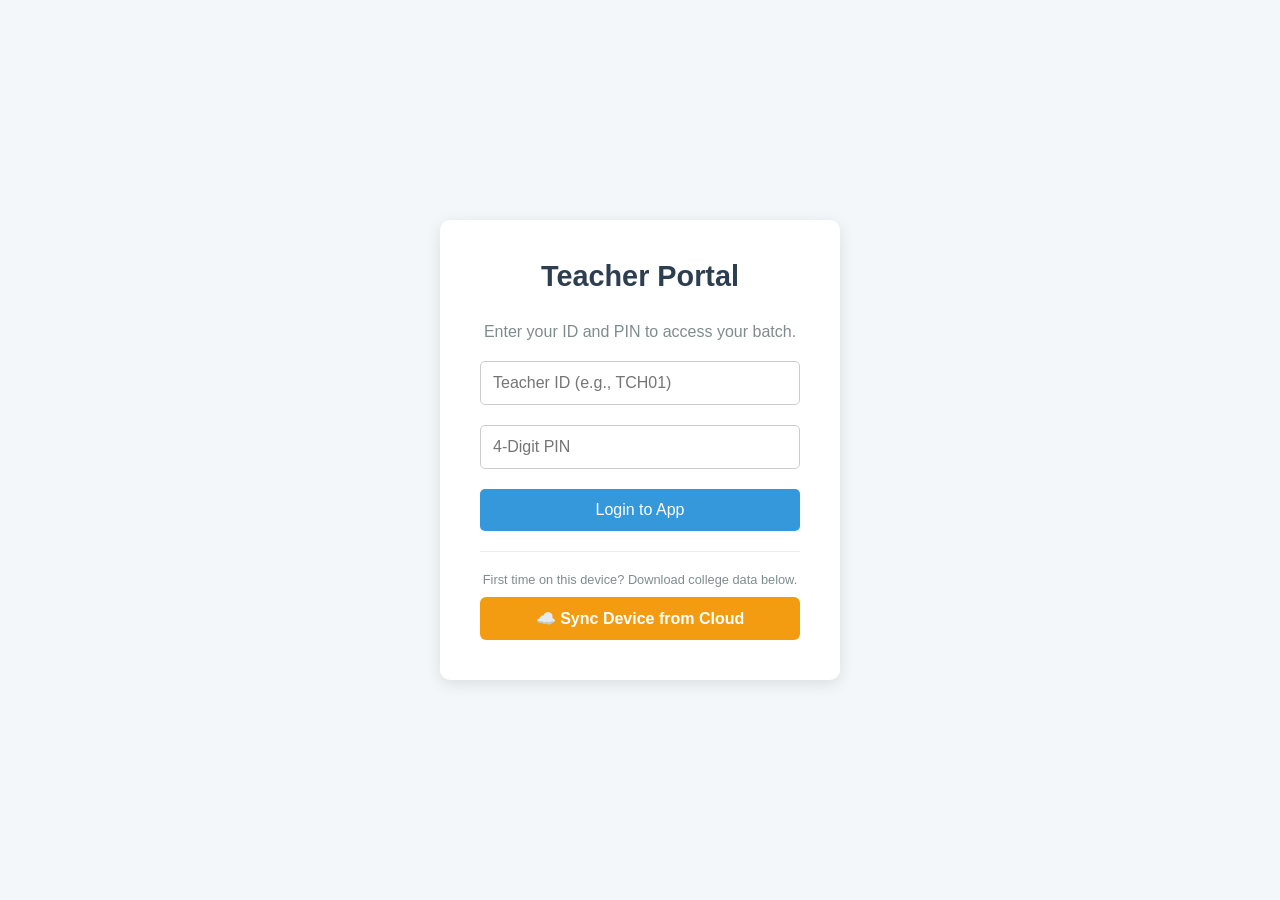
<file: index.html>
<!DOCTYPE html>
<html lang="en">
<head>
    <meta charset="UTF-8">
    <meta name="viewport" content="width=device-width, initial-scale=1.0, maximum-scale=1.0, user-scalable=no">
    <title>Attendance App</title>
    <link rel="icon" href="data:,">
    <link rel="stylesheet" href="style.css">
</head>
<body>

    <div id="app-container">

        <!-- === SCREEN 1: THE SETUP SCREEN === -->
        <div id="setup-screen" class="hidden">
            <div class="setup-box">
                <h2>Class Setup</h2>

                <div id="sync-banner" class="sync-clear">
                    <span id="sync-text">☁️ All data synced</span>
                    <button id="btn-sync" class="hidden">Sync Now</button>
                </div>
                
                <label for="date-picker">Date</label>
                <input type="date" id="date-picker">

                <label for="batch-select">Select Batch</label>
                <select id="batch-select">
                    <!-- JavaScript will automatically build this based on the teacher's profile -->
                </select>

                <button id="btn-start">Start Attendance</button>
            </div>
        </div>

       <!-- === SCREEN 2: THE ATTENDANCE SCREEN === -->
       <div id="attendance-screen" class="hidden">
            <header style="position: relative;">
                <button id="btn-home" style="position: absolute; top: 15px; left: 15px; background: transparent; border: none; color: white; font-size: 1.5rem; cursor: pointer; padding: 5px;">🏠</button>
                <button id="btn-show-map" style="position: absolute; top: 15px; right: 15px; background: transparent; border: none; color: white; font-size: 1.5rem; cursor: pointer; padding: 5px;">▦</button>
                <h2 id="class-title">Batch Name</h2>
                <p id="date-display">Date</p>
            </header>

            <main>
                <!-- Rapid Entry Box -->
                <div id="rapid-entry-container" style="width: 100%; max-width: 400px; margin-bottom: 20px; display: flex; gap: 10px;">
                    <input type="text" id="rapid-roll-input" placeholder="e.g. 1 4 5 12" style="flex: 1; padding: 12px; border-radius: 8px; border: 2px solid #1a73e8; font-size: 1rem; outline: none;">
                    <button id="btn-rapid-present" style="background-color: #28a745; color: white; padding: 12px 20px; font-size: 0.9rem;">Mark Present</button>
                </div>

                <div id="flashcard" class="card-default">
                    <span id="serial-number">--</span> 
                    <h1 id="student-name">Student Name</h1>
                    <p id="enrollment-number">0706py25xxxx</p>
                    <h2 id="status-indicator">Absent</h2>
                </div>
            </main>

            <footer>
                <button id="btn-previous">Previous</button>
                <button id="btn-leave">Leave</button>
                <button id="btn-next">Next</button>
            </footer>
        </div>

        <!-- === SCREEN 3: REVIEW & MAP SCREEN === -->
        <div id="review-screen" class="hidden" style="padding: 20px; flex-grow: 1; display: flex; flex-direction: column; background-color: #f8f9fa;">
            <header style="text-align: center; margin-bottom: 20px; color: #333;">
                <h2>Class Review</h2>
                <p id="review-status-text" style="color: #666; font-weight: bold;">🔒 Review Mode (Locked)</p>
            </header>

            <div style="display: flex; justify-content: space-between; margin-bottom: 20px; gap: 10px;">
                <button id="btn-toggle-edit" style="flex: 1; background: #ffc107; padding: 12px; border: none; border-radius: 8px; font-weight: bold; color: #333; cursor: pointer;">Unlock Edit Mode</button>
                <button id="btn-toggle-view" style="flex: 1; background: #17a2b8; color: white; padding: 12px; border: none; border-radius: 8px; font-weight: bold; cursor: pointer;">Show List</button>
            </div>

            <div id="attendance-map" class="grid-container"></div>
            <div id="attendance-list" class="list-container hidden"></div>

            <div style="text-align: center; margin-top: auto; padding-top: 20px;">
                <button id="btn-final-save" style="background: #28a745; color: white; padding: 15px 40px; border: none; border-radius: 8px; font-size: 1.2rem; width: 100%; max-width: 400px; font-weight: bold; cursor: pointer;">Submit to Vault</button>
            </div>
        </div>

    </div>

    <!-- Keep your external script -->
    <script src="script.js"></script>

    <!-- The Security Guard & Setup Logic -->
   <script>
        console.log("Diagnostic: App is starting...");

        function checkSecurity() {
            const sessionData = localStorage.getItem('activeTeacherSession');
            
            if (!sessionData) {
                alert("Security Alert: No active session found. Redirecting to login.html");
                window.location.href = "login.html"; 
                return;
            }

            const currentTeacher = JSON.parse(sessionData);
            console.log("Diagnostic: Logged in as " + currentTeacher.id);

            // WAKE UP THE APP!
            const setupScreen = document.getElementById('setup-screen');
            if (setupScreen) {
                setupScreen.classList.remove('hidden');
                console.log("Diagnostic: Setup screen revealed.");
            } else {
                alert("Error: Could not find setup-screen element in HTML!");
            }

            // --- BATCH DROPDOWN BUILDER ---
            const batchDropdown = document.getElementById('batch-select');
            if(batchDropdown) {
                batchDropdown.innerHTML = ''; 
                let assignedBatches = Array.isArray(currentTeacher.batch) ? currentTeacher.batch : [currentTeacher.batch];

                assignedBatches.forEach(batch => {
                    let newOption = document.createElement('option');
                    newOption.value = batch;
                    newOption.innerText = batch;
                    batchDropdown.appendChild(newOption);
                });
                
                if (assignedBatches.length === 1) batchDropdown.disabled = true; 
            }
        }

        // Try to run the startup
        try {
            checkSecurity();
        } catch (err) {
            alert("CRITICAL ERROR in checkSecurity: " + err.message);
        }
    </script>
</body>
</html>
</file>
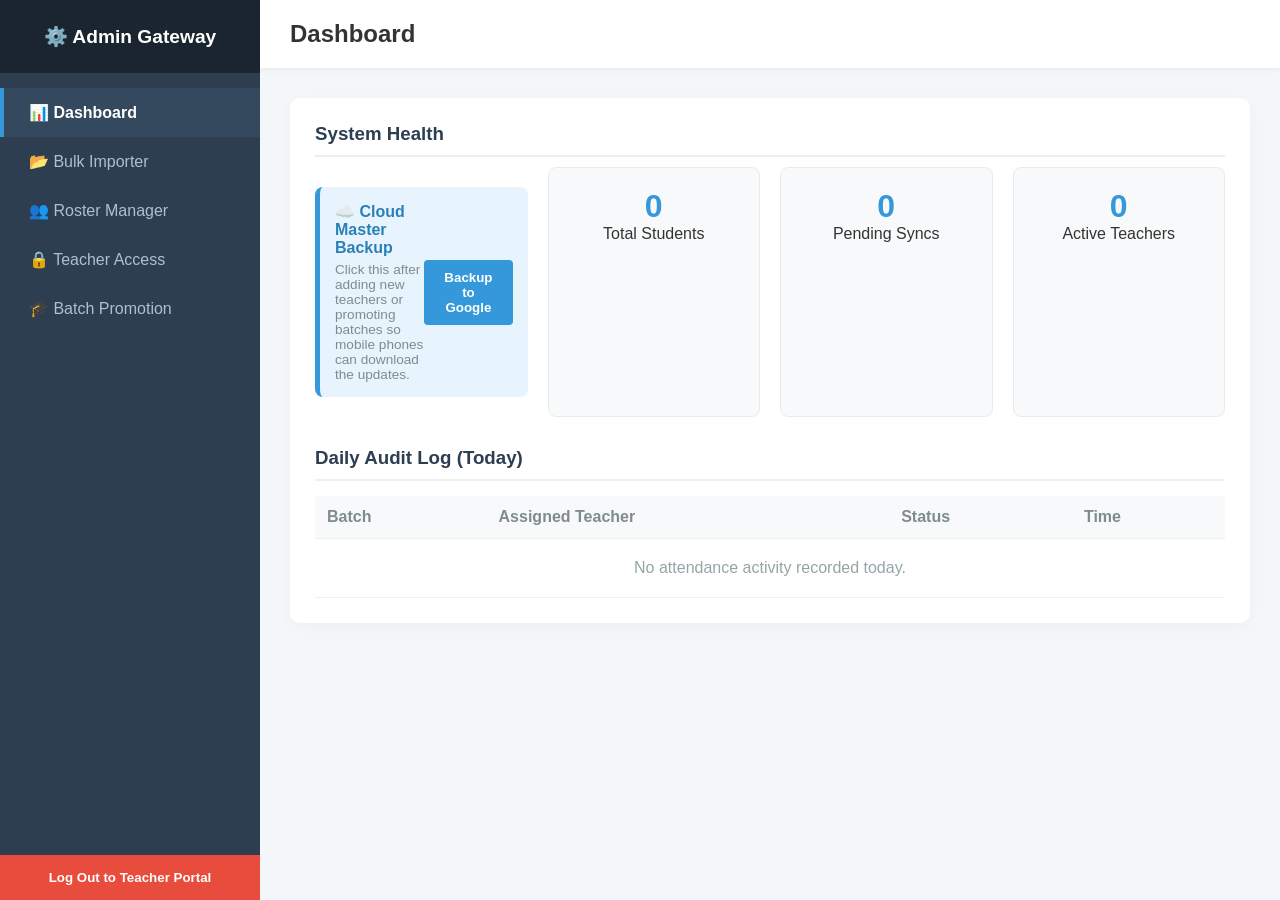
<file: admin.html>
<!DOCTYPE html>
<html lang="en">
<head>
    <meta charset="UTF-8">
    <meta name="viewport" content="width=device-width, initial-scale=1.0">
    <title>Admin Control Center</title>
    <style>
        * { box-sizing: border-box; margin: 0; padding: 0; font-family: 'Segoe UI', sans-serif; }
        body { display: flex; height: 100vh; background-color: #f4f7fa; color: #333; }

        /* Sidebar Styling */
        .sidebar { width: 260px; background-color: #2c3e50; color: white; display: flex; flex-direction: column; }
        .sidebar-header { padding: 25px 20px; background-color: #1a252f; font-size: 1.2rem; font-weight: bold; text-align: center; }
        .nav-menu { display: flex; flex-direction: column; padding: 15px 0; flex: 1; }
        .nav-btn { background: none; border: none; color: #aebfd0; padding: 15px 25px; text-align: left; font-size: 1rem; cursor: pointer; border-left: 4px solid transparent; }
        .nav-btn:hover { background-color: #34495e; color: white; }
        .nav-btn.active { background-color: #34495e; color: white; border-left-color: #3498db; font-weight: bold; }
        .back-btn { padding: 15px; background: #e74c3c; color: white; border: none; cursor: pointer; font-weight: bold; }

        /* Main Workspace */
        .main-content { flex: 1; display: flex; flex-direction: column; overflow-y: auto; }
        .top-bar { background: white; padding: 20px 30px; box-shadow: 0 2px 5px rgba(0,0,0,0.05); }
        .workspace { padding: 30px; flex: 1; }

        /* Cards & Grids */
        .admin-card { background: white; padding: 25px; border-radius: 10px; box-shadow: 0 4px 15px rgba(0,0,0,0.03); margin-bottom: 20px; display: none; }
        .admin-card.active-module { display: block; }
        .admin-card h3 { margin-bottom: 10px; color: #2c3e50; border-bottom: 2px solid #ecf0f1; padding-bottom: 10px; }
        
        .dashboard-grid { display: grid; grid-template-columns: repeat(auto-fit, minmax(200px, 1fr)); gap: 20px; margin-bottom: 30px; }
        .stat-box { background: #f8f9fa; padding: 20px; border-radius: 8px; text-align: center; border: 1px solid #e9ecef; }
        .stat-box h2 { font-size: 2rem; color: #3498db; }

        /* Audit Log Table */
        table { width: 100%; border-collapse: collapse; margin-top: 15px; }
        th, td { padding: 12px; text-align: left; border-bottom: 1px solid #ecf0f1; }
        th { background-color: #f8f9fa; color: #7f8c8d; }
        .status-green { color: #27ae60; font-weight: bold; }
        .status-red { color: #e74c3c; font-weight: bold; }
    /* ========================================= */
/* MOBILE RESPONSIVE DESIGN (SLIDING SIDEBAR) */
/* ========================================= */

.mobile-header {
    display: none; /* Hidden on laptops */
    background: #2c3e50;
    color: white;
    padding: 15px 20px;
    width: 100%;
    box-shadow: 0 2px 5px rgba(0,0,0,0.1);
    z-index: 1000;
}

#btn-toggle-sidebar {
    background: none;
    border: none;
    color: white;
    font-size: 1.2rem;
    cursor: pointer;
    font-weight: bold;
}

.sidebar-overlay {
    display: none; /* Hidden by default */
    position: fixed;
    top: 0;
    left: 0;
    width: 100vw;
    height: 100vh;
    background: rgba(0,0,0,0.5);
    z-index: 998; /* Sits right behind the sidebar */
}

/* When the screen is smaller than 768px (Tablets & Phones) */
@media (max-width: 768px) {
    .mobile-header {
        display: block; /* Show the top bar */
    }

    .sidebar {
        display: none; /* Hide the menu completely by default */
        position: relative; /* Normal stacking behavior */
        width: 100%;
        height: auto; /* Let it shrink to fit the buttons */
        padding-bottom: 10px;
    }

    /* When the Javascript adds the 'open' class, just show it instantly */
    .sidebar.open {
        display: block; 
    }

    /* We don't need the dark background anymore for a simple dropdown */
    .sidebar-overlay {
        display: none !important; 
    }

    .main-content {
        margin-left: 0 !important;
        width: 100%;
        padding: 15px;
    }
}
    </style>
</head>
<body>
<div class="mobile-header" id="mobileHeader">
    <button id="btn-toggle-sidebar" onclick="toggleMobileSidebar()">☰ Admin Menu</button>
</div>
<div class="sidebar-overlay" id="sidebarOverlay" onclick="toggleMobileSidebar()"></div>
    <aside class="sidebar">
        <div class="sidebar-header">⚙️ Admin Gateway</div>
        <nav class="nav-menu">
            <button class="nav-btn active" data-target="module-dashboard">📊 Dashboard</button>
            <button class="nav-btn" data-target="module-import">📂 Bulk Importer</button>
            <button class="nav-btn" data-target="module-roster">👥 Roster Manager</button>
            <button class="nav-btn" data-target="module-teachers">🔒 Teacher Access</button>
            <button class="nav-btn" data-target="module-promotion">🎓 Batch Promotion</button>
        </nav>
        <button class="back-btn" onclick="window.location.href='index.html'">Log Out to Teacher Portal</button>
    </aside>

    <main class="main-content">
        <div class="top-bar">
            <h2 id="page-title">Dashboard</h2>
        </div>
        
        <div class="workspace">
            
            <!-- MODULE 1: COMMAND CENTER -->
            <div class="admin-card active-module" id="module-dashboard">
                <h3>System Health</h3>
                <div class="dashboard-grid">
                    <div style="margin: 20px 0; padding: 15px; background: #e8f4fd; border-radius: 8px; border-left: 5px solid #3498db; display: flex; justify-content: space-between; align-items: center;">
    <div>
        <h4 style="margin: 0; color: #2980b9;">☁️ Cloud Master Backup</h4>
        <p style="margin: 5px 0 0 0; font-size: 0.85rem; color: #7f8c8d;">Click this after adding new teachers or promoting batches so mobile phones can download the updates.</p>
    </div>
    <button id="btn-cloud-push" onclick="pushToCloud()" style="background: #3498db; color: white; border: none; padding: 10px 20px; border-radius: 4px; font-weight: bold; cursor: pointer;">Backup to Google</button>
</div>
                  <div class="stat-box"><h2 id="stat-total-students">0</h2><p>Total Students</p></div>
                  <div class="stat-box"><h2 id="stat-pending-syncs">0</h2><p>Pending Syncs</p></div>
                  <div class="stat-box"><h2 id="stat-active-teachers">0</h2><p>Active Teachers</p></div>
</div>

                <h3>Daily Audit Log (Today)</h3>
<table>
    <thead>
        <tr>
            <th>Batch</th>
            <th>Assigned Teacher</th>
            <th>Status</th>
            <th>Time</th>
        </tr>
    </thead>
    <tbody id="auditLogBody">
        <!-- This will now be populated by JavaScript -->
    </tbody>
</table>
            </div>

            <!-- MODULE 2: BULK IMPORTER -->
            <div class="admin-card" id="module-import">
                <h3>Bulk CSV Importer</h3>
                <p style="color: #7f8c8d; margin-bottom: 20px;">Upload a CSV file to add students to a specific batch.</p>
                
                <div style="background: #f8f9fa; padding: 20px; border-radius: 8px; border: 1px solid #e9ecef;">
                    <div style="display: grid; grid-template-columns: 1fr 1fr auto; gap: 15px; align-items: end;">
                        <div>
                            <label style="font-size: 0.9rem; font-weight: bold; color: #34495e;">Select Target Batch</label>
                            <select id="importBatchSelect" style="width: 100%; padding: 10px; margin-top: 5px; border: 1px solid #ccc; border-radius: 4px;">
                                <option value="B-Pharm Sem 1">B-Pharm Sem 1</option>
                                <option value="B-Pharm Sem 2">B-Pharm Sem 2</option>
                                <option value="B-Pharm Sem 3">B-Pharm Sem 3</option>
                                <option value="B-Pharm Sem 4">B-Pharm Sem 4</option>
                                <option value="B-Pharm Sem 5">B-Pharm Sem 5</option>
                                <option value="B-Pharm Sem 6">B-Pharm Sem 6</option>
                                <option value="B-Pharm Sem 7">B-Pharm Sem 7</option>
                                <option value="B-Pharm Sem 8">B-Pharm Sem 8</option>
                            </select>
                        </div>
                        <div>
                            <label style="font-size: 0.9rem; font-weight: bold; color: #34495e;">Choose CSV File</label>
                            <input type="file" id="csvFileInput" accept=".csv" style="width: 100%; padding: 7px; margin-top: 5px; background: white; border: 1px solid #ccc; border-radius: 4px;">
                        </div>
                        <button onclick="handleCSVUpload()" style="padding: 10px 20px; background: #3498db; color: white; border: none; border-radius: 4px; cursor: pointer; font-weight: bold;">Process & Save</button>
                    </div>
                    <p style="font-size: 0.75rem; color: #95a5a6; margin-top: 10px;">
                        * CSV Format: First column = <b>Name</b>, Second column = <b>Enrollment</b> (e.g., 0706PY251001)
                    </p>
                </div>

                <div id="importStatus" style="margin-top: 20px; display: none; padding: 15px; border-radius: 5px;"></div>
            </div>

           <!-- MODULE 3: ROSTER MANAGER -->
            <div class="admin-card" id="module-roster">
                <div style="display: flex; justify-content: space-between; align-items: center; margin-bottom: 20px;">
                    <h3>Student Roster Manager</h3>
                    <select id="rosterBatchFilter" onchange="loadRosterTable()" style="padding: 8px; border-radius: 4px; border: 1px solid #ccc;">
                        <option value="B-Pharm Sem 1">B-Pharm Sem 1</option>
                        <option value="B-Pharm Sem 2">B-Pharm Sem 2</option>
                        <option value="B-Pharm Sem 3">B-Pharm Sem 3</option>
                        <option value="B-Pharm Sem 4">B-Pharm Sem 4</option>
                        <option value="B-Pharm Sem 5">B-Pharm Sem 5</option>
                        <option value="B-Pharm Sem 6">B-Pharm Sem 6</option>
                        <option value="B-Pharm Sem 7">B-Pharm Sem 7</option>
                        <option value="B-Pharm Sem 8">B-Pharm Sem 8</option>
                    </select>
                </div>

                <div style="max-height: 500px; overflow-y: auto; border: 1px solid #ecf0f1; border-radius: 8px;">
                    <table>
                        <thead>
                            <tr>
                                <th>#</th>
                                <th>Student Name</th>
                                <th>Enrollment Number</th>
                                <th>Actions</th>
                            </tr>
                        </thead>
                        <tbody id="rosterTableBody">
                            <!-- JavaScript will populate this -->
                        </tbody>
                    </table>
                </div>
            </div>

            <!-- MODULE: TEACHER ACCESS -->
            <div class="admin-card" id="module-teachers">
                <h3>Teacher Authorization Engine</h3>
                <p style="color: #7f8c8d; margin-bottom: 20px;">Create secure credentials and assign batches to staff.</p>
                
                <div style="background: #f8f9fa; padding: 20px; border-radius: 8px; border: 1px solid #e9ecef; margin-bottom: 25px;">
                    <h4 style="margin-bottom: 15px; color: #2c3e50;">➕ Create New Teacher Account</h4>
                    <div style="display: grid; grid-template-columns: 1fr 1fr 1fr auto; gap: 15px; align-items: end;">
                        <div>
                            <label style="font-size: 0.9rem; font-weight: bold; color: #34495e;">Teacher ID</label>
                            <input type="text" id="newTeacherId" placeholder="e.g., TCH_01" style="width: 100%; padding: 10px; margin-top: 5px; border: 1px solid #ccc; border-radius: 4px;">
                        </div>
                        <div>
                            <label style="font-size: 0.9rem; font-weight: bold; color: #34495e;">Secure PIN (4 Digits)</label>
                            <input type="password" id="newTeacherPin" placeholder="****" style="width: 100%; padding: 10px; margin-top: 5px; border: 1px solid #ccc; border-radius: 4px;">
                        </div>
                        <div>
                            <label style="font-size: 0.9rem; font-weight: bold; color: #34495e;">Assign Batches</label>
                            <div id="newTeacherBatches" style="margin-top: 5px; background: white; border: 1px solid #ccc; border-radius: 4px; padding: 10px; max-height: 100px; overflow-y: auto; text-align: left;">
                                <label style="display: block; margin-bottom: 5px; cursor: pointer;"><input type="checkbox" value="B-Pharm Sem 1"> Sem 1</label>
                                <label style="display: block; margin-bottom: 5px; cursor: pointer;"><input type="checkbox" value="B-Pharm Sem 2"> Sem 2</label>
                                <label style="display: block; margin-bottom: 5px; cursor: pointer;"><input type="checkbox" value="B-Pharm Sem 3"> Sem 3</label>
                                <label style="display: block; margin-bottom: 5px; cursor: pointer;"><input type="checkbox" value="B-Pharm Sem 4"> Sem 4</label>
                                <label style="display: block; margin-bottom: 5px; cursor: pointer;"><input type="checkbox" value="B-Pharm Sem 5"> Sem 5</label>
                                <label style="display: block; margin-bottom: 5px; cursor: pointer;"><input type="checkbox" value="B-Pharm Sem 6"> Sem 6</label>
                                <label style="display: block; margin-bottom: 5px; cursor: pointer;"><input type="checkbox" value="B-Pharm Sem 7"> Sem 7</label>
                                <label style="display: block; margin-bottom: 5px; cursor: pointer;"><input type="checkbox" value="B-Pharm Sem 8"> Sem 8</label>
                            </div>
                        </div>
                        <button onclick="authorizeTeacher()" style="padding: 10px 20px; background: #27ae60; color: white; border: none; border-radius: 4px; cursor: pointer; font-weight: bold;">Authorize</button>
                    </div>
                </div>

                <h4 style="margin-bottom: 10px; color: #2c3e50;">Active Authorized Teachers</h4>
                <table>
                    <thead>
                        <tr>
                            <th>Teacher ID</th>
                            <th>Assigned Batch</th>
                            <th>PIN Status</th>
                            <th>Action</th>
                        </tr>
                    </thead>
                    <tbody id="teacherTableBody">
                        <!-- JavaScript will populate this -->
                    </tbody>
                </table>
            </div>

        </div>
        </div> <div class="admin-card" id="module-promotion">
            <h3>Batch Promotion Utility</h3>
            <p style="color: #7f8c8d; margin-bottom: 20px;">Move all students from one semester to the next.</p>

            <div style="background: #fff3cd; color: #856404; padding: 15px; border-radius: 8px; border: 1px solid #ffeeba; margin-bottom: 20px; font-size: 0.9rem;">
                ⚠️ <b>Pro Tip:</b> Always "Download Local CSV" from the Roster Manager as a backup before promoting batches!
            </div>

            <div style="background: #f8f9fa; padding: 25px; border-radius: 8px; border: 1px solid #e9ecef; display: grid; grid-template-columns: 1fr 1fr auto; gap: 20px; align-items: end;">
                <div>
                    <label style="font-weight: bold; display: block; margin-bottom: 5px;">From (Current)</label>
                    <select id="promoSource" style="width: 100%; padding: 10px; border-radius: 4px; border: 1px solid #ccc;">
                        <option value="B-Pharm Sem 1">B-Pharm Sem 1</option>
                        <option value="B-Pharm Sem 2">B-Pharm Sem 2</option>
                        <option value="B-Pharm Sem 3">B-Pharm Sem 3</option>
                        <option value="B-Pharm Sem 4">B-Pharm Sem 4</option>
                        <option value="B-Pharm Sem 5">B-Pharm Sem 5</option>
                        <option value="B-Pharm Sem 6">B-Pharm Sem 6</option>
                        <option value="B-Pharm Sem 7">B-Pharm Sem 7</option>
                        <option value="B-Pharm Sem 8">B-Pharm Sem 8</option>
                    </select>
                </div>

                <div>
                    <label style="font-weight: bold; display: block; margin-bottom: 5px;">To (Next Semester)</label>
                    <select id="promoDest" style="width: 100%; padding: 10px; border-radius: 4px; border: 1px solid #ccc;">
                        <option value="B-Pharm Sem 2">B-Pharm Sem 2</option>
                        <option value="B-Pharm Sem 3">B-Pharm Sem 3</option>
                        <option value="B-Pharm Sem 4">B-Pharm Sem 4</option>
                        <option value="B-Pharm Sem 5">B-Pharm Sem 5</option>
                        <option value="B-Pharm Sem 6">B-Pharm Sem 6</option>
                        <option value="B-Pharm Sem 7">B-Pharm Sem 7</option>
                        <option value="B-Pharm Sem 8">B-Pharm Sem 8</option>
                        <option value="GRADUATED">Graduated / Alumni</option>
                    </select>
                </div>

                <button onclick="runPromotion()" style="background: #2c3e50; color: white; padding: 12px 25px; border: none; border-radius: 4px; cursor: pointer; font-weight: bold;">Promote Batch</button>
            </div>

            <div id="backlogSelectionArea" style="display: none; margin-top: 30px; padding: 20px; background: white; border: 2px solid #34495e; border-radius: 8px;">
                <h4 style="margin-top: 0; color: #e67e22;">Select Students Staying Back (Fail/Repeat)</h4>
                <p style="font-size: 0.85rem; color: #7f8c8d;">The students you check below will <b>REMAIN</b> in the current semester. All others will move forward.</p>
                
                <div id="backlogList" style="max-height: 300px; overflow-y: auto; margin: 15px 0; border: 1px solid #eee; padding: 10px;">
                    </div>

                <div style="text-align: right;">
                    <button onclick="cancelPromotion()" style="background: #95a5a6; color: white; border: none; padding: 10px 20px; border-radius: 4px; cursor: pointer; margin-right: 10px;">Cancel</button>
                    <button onclick="executePartialPromotion()" style="background: #27ae60; color: white; border: none; padding: 10px 20px; border-radius: 4px; cursor: pointer; font-weight: bold;">Confirm & Process Promotion</button>
                </div>
            </div>
        </div>
    </main>

    <script>
        const GOOGLE_APP_URL = "https://script.google.com/macros/s/AKfycbwPah81IfMTIY4ST_A8djsJcua_ahOIzi4T_d7r8mhuFdaHXJaqIq6Ke4aUWg6HCB_A/exec";
        // Simple UI Script to switch tabs
        const navButtons = document.querySelectorAll('.nav-btn');
        const adminCards = document.querySelectorAll('.admin-card');
        const pageTitle = document.getElementById('page-title');

        navButtons.forEach(btn => {
            btn.addEventListener('click', () => {
                navButtons.forEach(b => b.classList.remove('active'));
                adminCards.forEach(c => c.classList.remove('active-module'));
                
                btn.classList.add('active');
                document.getElementById(btn.getAttribute('data-target')).classList.add('active-module');
                pageTitle.innerText = btn.innerText.replace(/[^\w\s]/gi, '').trim(); 
                if (btn.getAttribute('data-target') === 'module-roster') loadRosterTable();
                updateDashboardStats();
                loadAuditLog();
            });
        });
        // --- ADMIN DATABASE INITIALIZATION ---
        // Creates the local vault for teachers if it doesn't exist
        let adminVault = JSON.parse(localStorage.getItem('adminVault')) || {
            teachers: []
        };
        // --- 1. AUTHORIZE A NEW TEACHER (Upgraded for Multiple Batches) ---
        function authorizeTeacher() {
            const idInput = document.getElementById('newTeacherId').value.trim();
            const pinInput = document.getElementById('newTeacherPin').value.trim();
            
            // Gather all checked boxes into an array
            const checkedBoxes = document.querySelectorAll('#newTeacherBatches input[type="checkbox"]:checked');
            const batchArray = Array.from(checkedBoxes).map(cb => cb.value);

            // Basic validation
            if (!idInput || !pinInput) {
                alert("Please enter both a Teacher ID and a PIN.");
                return;
            }
            if (batchArray.length === 0) {
                alert("Please assign at least one batch to this teacher.");
                return;
            }

            // Check if ID already exists
            const existingTeacher = adminVault.teachers.find(t => t.id === idInput);
            if (existingTeacher) {
                alert("This Teacher ID already exists! Please use a unique ID or delete the old one.");
                return;
            }

            // Create the profile (Notice 'batch' is now an array!)
            const newTeacherProfile = {
                id: idInput,
                pin: pinInput,
                batch: batchArray, 
                dateCreated: new Date().toLocaleDateString()
            };

            adminVault.teachers.push(newTeacherProfile);
            localStorage.setItem('adminVault', JSON.stringify(adminVault));

            // Clear inputs
            document.getElementById('newTeacherId').value = '';
            document.getElementById('newTeacherPin').value = '';
            // Uncheck boxes
            checkedBoxes.forEach(cb => cb.checked = false);
            
            loadTeacherTable();
            updateDashboardStats();
            alert(`Success! ${idInput} is authorized for: ${batchArray.join(', ')}`);
        }

        // --- 2. LOAD TEACHERS INTO THE TABLE ---
        function loadTeacherTable() {
            const tableBody = document.getElementById('teacherTableBody');
            tableBody.innerHTML = ''; 

            adminVault.teachers.forEach((teacher, index) => {
                // If the old data was a string, convert it to an array for safety
                let displayBatches = Array.isArray(teacher.batch) ? teacher.batch.join(', ') : teacher.batch;

                const row = `
                    <tr>
                        <td style="font-weight: bold;">${teacher.id}</td>
                        <td style="font-size: 0.85rem;">${displayBatches}</td>
                        <td style="color: #27ae60;">Active</td>
                        <td>
                            <button onclick="revokeTeacher(${index})" style="padding: 5px 10px; background: #e74c3c; color: white; border: none; border-radius: 4px; cursor: pointer; font-size: 0.8rem;">Revoke Access</button>
                        </td>
                    </tr>
                `;
                tableBody.innerHTML += row;
            });
        }

        // --- 3. REVOKE (DELETE) A TEACHER ---
        function revokeTeacher(index) {
            if(confirm("Are you sure you want to revoke this teacher's access? They will be locked out immediately.")) {
                adminVault.teachers.splice(index, 1); // Remove from array
                localStorage.setItem('adminVault', JSON.stringify(adminVault)); // Save new array
                loadTeacherTable(); // Refresh UI
                updateDashboardStats();
            }
        }

        // --- 4. UPDATE DASHBOARD STATS ---
        function updateDashboardStats() {
            // 1. Count Teachers
            const teacherCount = adminVault.teachers.length;
            document.getElementById('stat-active-teachers').innerText = teacherCount;

            // 2. Count Students across ALL batches
            const studentVault = JSON.parse(localStorage.getItem('studentVault')) || {};
            let totalStudents = 0;
            
            // Loop through each batch (Sem 1, Sem 2, etc.) and add up the students
            for (let batch in studentVault) {
                totalStudents += studentVault[batch].length;
            }
            document.getElementById('stat-total-students').innerText = totalStudents;

            // 3. Check for Pending Syncs (Attendance waiting to go to Google)
            const offlineVault = JSON.parse(localStorage.getItem('offlineAttendanceVault')) || [];
            document.getElementById('stat-pending-syncs').innerText = offlineVault.length;
        }
// --- BULK CSV IMPORTER ENGINE ---
        function handleCSVUpload() {
            const fileInput = document.getElementById('csvFileInput');
            const batchSelect = document.getElementById('importBatchSelect').value;
            const statusDiv = document.getElementById('importStatus');

            if (!fileInput.files[0]) {
                alert("Please select a CSV file first!");
                return;
            }

            const file = fileInput.files[0];
            const reader = new FileReader();

            reader.onload = function(e) {
                const text = e.target.result;
                const rows = text.split('\n');
                const students = [];

                rows.forEach((row, index) => {
                    // Skip empty rows or header rows if they contain "Name"
                    if (row.trim() === '' || row.toLowerCase().includes('name')) return;

                    const columns = row.split(',');
                    if (columns.length >= 2) {
                        students.push({
                            name: columns[0].trim(),
                            enrollment: columns[1].trim()
                        });
                    }
                });

                if (students.length > 0) {
                    saveStudentsToVault(batchSelect, students);
                    
                    statusDiv.style.display = 'block';
                    statusDiv.style.background = '#d4edda';
                    statusDiv.style.color = '#155724';
                    statusDiv.innerText = `✅ Success! Added ${students.length} students to ${batchSelect}.`;
                    fileInput.value = ''; // Reset file input
                } else {
                    alert("No valid student data found in the CSV. Please check the format.");
                }
            };

            reader.readAsText(file);
            updateDashboardStats();
        }

        function saveStudentsToVault(batchName, newStudents) {
            // Load the existing student vault or create a new one
            let studentVault = JSON.parse(localStorage.getItem('studentVault')) || {};

            // Initialize the batch array if it doesn't exist
            if (!studentVault[batchName]) {
                studentVault[batchName] = [];
            }

            // Combine existing students with new ones (avoiding duplicates if needed)
            // For now, we will just overwrite or append. Let's Append:
            studentVault[batchName] = [...studentVault[batchName], ...newStudents];

            // Save back to LocalStorage
            localStorage.setItem('studentVault', JSON.stringify(studentVault));
            console.log(`Vault Updated: ${batchName} now has ${studentVault[batchName].length} students.`);
        }
        // --- STUDENT ROSTER MANAGER ENGINE ---
        function loadRosterTable() {
            const batchName = document.getElementById('rosterBatchFilter').value;
            const tableBody = document.getElementById('rosterTableBody');
            const studentVault = JSON.parse(localStorage.getItem('studentVault')) || {};
            
            tableBody.innerHTML = ''; 
            const students = studentVault[batchName] || [];

            if (students.length === 0) {
                tableBody.innerHTML = `<tr><td colspan="4" style="text-align:center; padding: 20px; color: #95a5a6;">No students found in this batch. Upload a CSV to get started.</td></tr>`;
                return;
            }

            students.forEach((student, index) => {
                const row = `
                    <tr>
                        <td style="color: #7f8c8d; font-weight: bold;">${index + 1}</td>
                        <td><input type="text" value="${student.name}" onchange="editStudent(${index}, 'name', this.value)" style="border: none; background: transparent; width: 100%; padding: 5px; font-size: 1rem;"></td>
                        <td><input type="text" value="${student.enrollment}" onchange="editStudent(${index}, 'enrollment', this.value)" style="border: none; background: transparent; width: 100%; padding: 5px; font-family: monospace; color: #2980b9;"></td>
                        <td>
                            <button onclick="deleteStudent(${index})" style="background: none; border: none; color: #e74c3c; cursor: pointer; font-size: 1.1rem;" title="Delete Student">🗑️</button>
                        </td>
                    </tr>
                `;
                tableBody.innerHTML += row;
            });
        }

        function editStudent(index, field, newValue) {
            const batchName = document.getElementById('rosterBatchFilter').value;
            let studentVault = JSON.parse(localStorage.getItem('studentVault'));
            
            studentVault[batchName][index][field] = newValue.trim();
            localStorage.setItem('studentVault', JSON.stringify(studentVault));
            console.log(`Updated student at index ${index}`);
        }

        function deleteStudent(index) {
            const batchName = document.getElementById('rosterBatchFilter').value;
            if (confirm(`Are you sure you want to remove this student from ${batchName}?`)) {
                let studentVault = JSON.parse(localStorage.getItem('studentVault'));
                studentVault[batchName].splice(index, 1);
                localStorage.setItem('studentVault', JSON.stringify(studentVault));
                loadRosterTable(); // Refresh the list
                updateDashboardStats();
            }
        }
        // --- 5. LOAD DAILY AUDIT LOG ---
function loadAuditLog() {
    const logBody = document.getElementById('auditLogBody');
    const logVault = JSON.parse(localStorage.getItem('attendanceAuditLog')) || [];
    const today = new Date().toLocaleDateString();

    logBody.innerHTML = '';

    // Filter for only today's activity
    const todaysLogs = logVault.filter(entry => entry.date === today);

    if (todaysLogs.length === 0) {
        logBody.innerHTML = '<tr><td colspan="4" style="text-align:center; padding: 20px; color: #95a5a6;">No attendance activity recorded today.</td></tr>';
        return;
    }

    todaysLogs.forEach(entry => {
        const statusClass = entry.status.includes('✅') ? 'status-green' : 'status-red';
        const row = `
            <tr>
                <td>${entry.batch}</td>
                <td>${entry.teacher}</td>
                <td class="${statusClass}">${entry.status}</td>
                <td>${entry.time}</td>
            </tr>
        `;
        logBody.innerHTML += row;
    });
}
// ==========================================
// --- BATCH PROMOTION & BACKLOG LOGIC ---
// ==========================================
let tempPromoData = { source: "", dest: "", students: [] };

function runPromotion() {
    const source = document.getElementById('promoSource').value;
    const dest = document.getElementById('promoDest').value;

    if (source === dest) {
        alert("Source and Destination cannot be the same!");
        return;
    }

    let studentVault = JSON.parse(localStorage.getItem('studentVault')) || {};
    const students = studentVault[source] || [];

    if (students.length === 0) {
        alert(`No students found in ${source}.`);
        return;
    }

    tempPromoData = { source, dest, students };

    const hasBacklog = confirm(`Promotion from ${source} to ${dest}:\n\nAre there any students who are "Staying Back" (Failed/Repeat)?`);

    if (hasBacklog) {
        showBacklogSelection(students);
    } else {
        if (confirm(`Move ALL ${students.length} students to ${dest}?`)) {
            executeFullPromotion();
        }
    }
}

function showBacklogSelection(students) {
    const listDiv = document.getElementById('backlogList');
    const area = document.getElementById('backlogSelectionArea');
    listDiv.innerHTML = '';

    students.forEach((s, index) => {
        const item = document.createElement('div');
        item.style.padding = "8px";
        item.style.borderBottom = "1px solid #f9f9f9";
        item.innerHTML = `
            <label style="cursor: pointer; display: flex; align-items: center;">
                <input type="checkbox" class="backlog-check" data-index="${index}" style="margin-right: 15px; transform: scale(1.2);">
                <span><b>${s.name}</b> <small style="color:#7f8c8d;">(${s.enrollment})</small></span>
            </label>
        `;
        listDiv.appendChild(item);
    });

    area.style.display = 'block';
    area.scrollIntoView({ behavior: 'smooth' });
}

function executePartialPromotion() {
    let studentVault = JSON.parse(localStorage.getItem('studentVault'));
    const checks = document.querySelectorAll('.backlog-check');
    
    let stayedBack = [];
    let promoted = [];

    tempPromoData.students.forEach((student, index) => {
        const isChecked = Array.from(checks).find(c => parseInt(c.dataset.index) === index).checked;
        if (isChecked) {
            stayedBack.push(student);
        } else {
            promoted.push(student);
        }
    });

    if (!studentVault[tempPromoData.dest]) studentVault[tempPromoData.dest] = [];
    
    studentVault[tempPromoData.dest] = [...studentVault[tempPromoData.dest], ...promoted];
    studentVault[tempPromoData.source] = stayedBack;

    localStorage.setItem('studentVault', JSON.stringify(studentVault));
    
    alert(`Promotion Complete!\n✅ ${promoted.length} students moved to ${tempPromoData.dest}\n📍 ${stayedBack.length} students stayed in ${tempPromoData.source}`);
    
    cancelPromotion(); 
    updateDashboardStats();
    if (typeof loadRosterTable === 'function') loadRosterTable();
}

function executeFullPromotion() {
    let studentVault = JSON.parse(localStorage.getItem('studentVault'));
    if (!studentVault[tempPromoData.dest]) studentVault[tempPromoData.dest] = [];
    
    studentVault[tempPromoData.dest] = [...studentVault[tempPromoData.dest], ...tempPromoData.students];
    studentVault[tempPromoData.source] = [];

    localStorage.setItem('studentVault', JSON.stringify(studentVault));
    alert("Full Batch Promoted Successfully!");
    updateDashboardStats();
    if (typeof loadRosterTable === 'function') loadRosterTable();
}

function cancelPromotion() {
    document.getElementById('backlogSelectionArea').style.display = 'none';
    tempPromoData = { source: "", dest: "", students: [] };
}
// --- MOBILE SIDEBAR TOGGLE ---
function toggleMobileSidebar() {
    const sidebar = document.querySelector('.sidebar');
    const overlay = document.getElementById('sidebarOverlay');
    
    // Toggle the 'open' class on both
    sidebar.classList.toggle('open');
    overlay.classList.toggle('open');
}
async function pushToCloud() {
    const btn = document.getElementById('btn-cloud-push');
    btn.innerText = "Uploading...";
    btn.disabled = true;

    const payload = {
        action: "pushConfig",
        teachers: localStorage.getItem('adminVault') || "{}",
        students: localStorage.getItem('studentVault') || "{}"
    };

    try {
        const response = await fetch(GOOGLE_APP_URL, {
            method: 'POST',
            body: JSON.stringify(payload)
        });
        const result = await response.json();
        if (result.status === 'success') {
            alert("✅ Cloud Backup Successful! Teachers can now download this update on their phones.");
        }
    } catch (err) {
        console.error("🚨 REAL ERROR MESSAGE:", err); // <-- THIS LINE SHOWS US THE PROBLEM
        alert("❌ Sync Failed. Please check the Developer Console for the exact error.");
    } finally {
        btn.innerText = "Backup to Google";
        btn.disabled = false;
    }
}
        // Run these when the page loads
        loadTeacherTable();
        updateDashboardStats();
        loadAuditLog();
    
    </script>
</body>
</html>
</file>
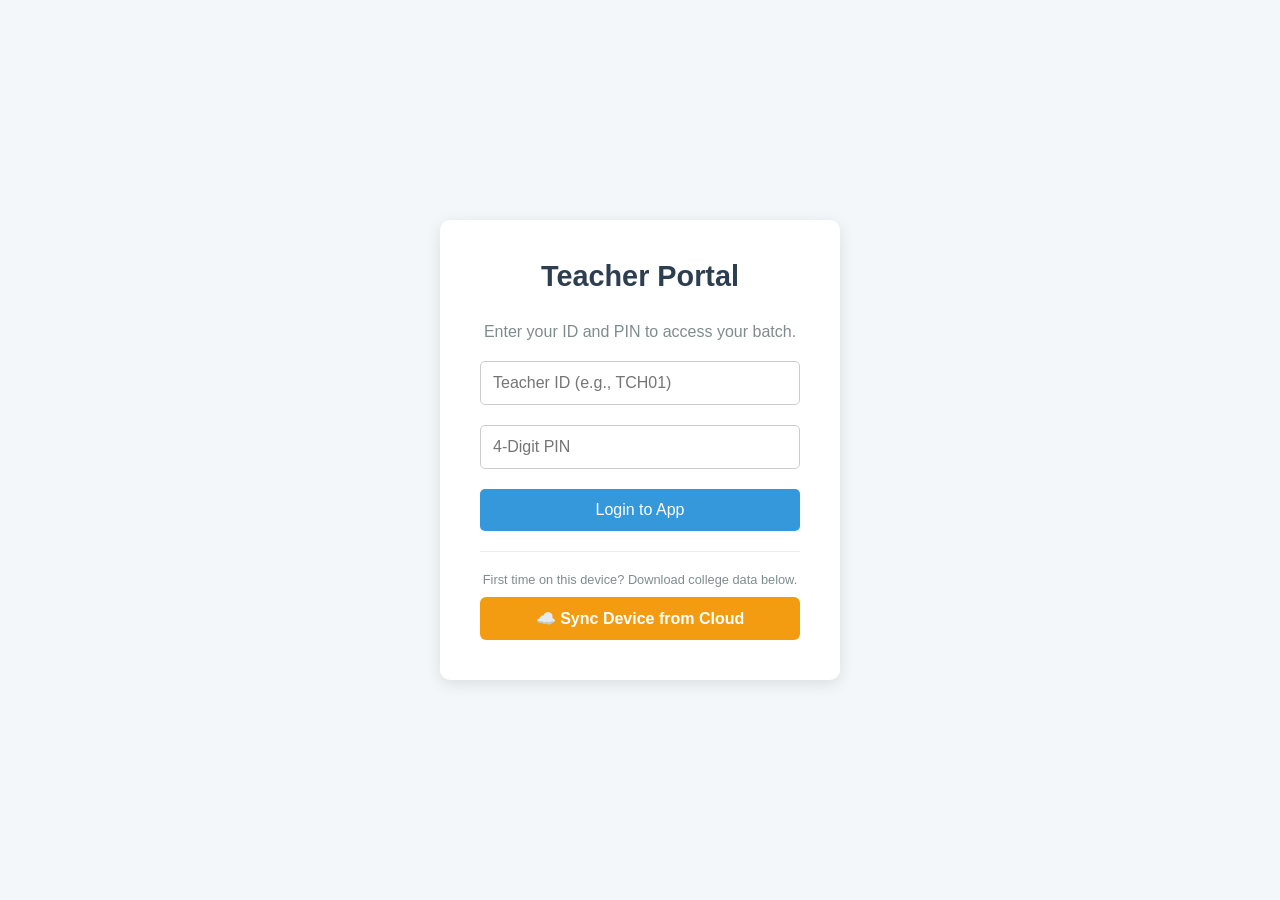
<file: login.html>
<!DOCTYPE html>
<html lang="en">
<head>
    <meta charset="UTF-8">
    <meta name="viewport" content="width=device-width, initial-scale=1.0">
    <title>College Portal Login</title>
    <style>
        /* Base Styling */
        * { box-sizing: border-box; margin: 0; padding: 0; font-family: 'Segoe UI', Tahoma, Geneva, Verdana, sans-serif; }
        body { display: flex; justify-content: center; align-items: center; height: 100vh; background-color: #f4f7fa; }
        
        /* Main Login Box */
        .login-box { background: white; padding: 40px; border-radius: 10px; box-shadow: 0 4px 15px rgba(0,0,0,0.1); width: 100%; max-width: 400px; text-align: center; }
        
        /* The Secret Trigger - Looks like normal text */
        .secret-header { font-size: 1.8rem; color: #2c3e50; margin-bottom: 30px; user-select: none; cursor: default; }
        
        /* Forms & Buttons */
        input { width: 100%; padding: 12px; margin-bottom: 20px; border: 1px solid #ccc; border-radius: 5px; font-size: 1rem; }
        button { width: 100%; padding: 12px; background-color: #3498db; color: white; border: none; border-radius: 5px; font-size: 1rem; cursor: pointer; transition: 0.3s; }
        button:hover { background-color: #2980b9; }

        /* Hidden Admin Modal */
        .modal-overlay { display: none; position: fixed; top: 0; left: 0; width: 100%; height: 100%; background: rgba(0,0,0,0.8); justify-content: center; align-items: center; }
        .admin-modal { background: #2c3e50; color: white; padding: 30px; border-radius: 10px; text-align: center; width: 300px; box-shadow: 0 0 20px #e74c3c; border: 2px solid #e74c3c; }
        .admin-modal h3 { margin-bottom: 20px; color: #e74c3c; }
        .admin-modal input { background: #34495e; color: white; border: 1px solid #7f8c8d; text-align: center; letter-spacing: 5px; font-weight: bold; }
        .admin-modal button { background-color: #e74c3c; }
        .admin-modal button:hover { background-color: #c0392b; }
        .close-btn { margin-top: 15px; background: transparent; color: #bdc3c7; border: 1px solid #bdc3c7; }
    </style>
</head>
<body>

    <!-- Standard Teacher Login -->
    <div class="login-box">
        <!-- THIS IS THE SECRET TRIGGER -->
        <h2 class="secret-header" onclick="triggerSecretGateway()">Teacher Portal</h2>
        
        <p style="color: #7f8c8d; margin-bottom: 20px;">Enter your ID and PIN to access your batch.</p>
        <input type="text" id="teacherId" placeholder="Teacher ID (e.g., TCH01)">
        <input type="password" id="teacherPin" placeholder="4-Digit PIN">
        <button onclick="loginTeacher()">Login to App</button>
        <hr style="margin: 20px 0; border: 0; border-top: 1px solid #eee;">
<p style="text-align: center; font-size: 0.8rem; color: #7f8c8d; margin-bottom: 10px;">First time on this device? Download college data below.</p>
<button id="btn-cloud-pull" onclick="pullFromCloud()" style="width: 100%; padding: 12px; background: #f39c12; color: white; border: none; border-radius: 6px; font-size: 1rem; font-weight: bold; cursor: pointer;">☁️ Sync Device from Cloud</button>
    </div>

    <!-- Hidden Admin Gateway Modal -->
    <div class="modal-overlay" id="adminModalOverlay">
        <div class="admin-modal">
            <h3>⚠️ Restricted Area</h3>
            <p style="font-size: 0.8rem; margin-bottom: 15px;">Master Admin Verification Required</p>
            <input type="password" id="masterPin" placeholder="MASTER PIN">
            <button onclick="verifyAdmin()">Enter Control Center</button>
            <button class="close-btn" onclick="closeAdminGateway()">Cancel</button>
        </div>
    </div>

    <script>
        const GOOGLE_APP_URL = "https://script.google.com/macros/s/AKfycbwPah81IfMTIY4ST_A8djsJcua_ahOIzi4T_d7r8mhuFdaHXJaqIq6Ke4aUWg6HCB_A/exec";
        // --- 1. THE 5-CLICK LOGIC (Upgraded Timer) ---
        let clickCount = 0;
        let clickTimer;

        function triggerSecretGateway() {
            clickCount++;
            
            // Increased to 4 seconds to make clicking easier!
            if (clickCount === 1) {
                clickTimer = setTimeout(() => {
                    clickCount = 0; 
                }, 4000); 
            }

            if (clickCount === 5) {
                clearTimeout(clickTimer); 
                clickCount = 0; 
                document.getElementById('adminModalOverlay').style.display = 'flex'; 
            }
        }

        function closeAdminGateway() {
            document.getElementById('adminModalOverlay').style.display = 'none';
            document.getElementById('masterPin').value = '';
        }

        // --- 2. ADMIN AUTHENTICATION ---
        function verifyAdmin() {
            const pinEntered = document.getElementById('masterPin').value;
            const MASTER_PIN = "Bhanu@7232"; 

            if (pinEntered === MASTER_PIN) {
                window.location.href = "admin.html"; 
            } else {
                alert("ACCESS DENIED: Incorrect Master PIN");
                document.getElementById('masterPin').value = '';
            }
        }

        // --- 3. TEACHER LOGIN LOGIC (Connected to Vault!) ---
        function loginTeacher() {
            const enteredId = document.getElementById('teacherId').value.trim();
            const enteredPin = document.getElementById('teacherPin').value.trim();

            if(!enteredId || !enteredPin) {
                alert("Please enter both your Teacher ID and PIN.");
                return;
            }

            // 1. Open the Admin Vault from Local Storage
            const vaultData = localStorage.getItem('adminVault');
            
            if (!vaultData) {
                alert("System Error: No teachers have been authorized yet. Please create an account in the Admin Control Center.");
                return;
            }

            const adminVault = JSON.parse(vaultData);

            // 2. Search for the Teacher ID
            const foundTeacher = adminVault.teachers.find(teacher => teacher.id === enteredId);

            if (foundTeacher) {
                // 3. Check if PIN matches
                if (foundTeacher.pin === enteredPin) {
                    
                    // SUCCESS! Save the "Active Session" so index.html knows who logged in
                    localStorage.setItem('activeTeacherSession', JSON.stringify(foundTeacher));
                    
                    // Redirect to the actual app
                    window.location.href = "index.html"; 
                } else {
                    alert("Invalid PIN. Please try again.");
                }
            } else {
                alert("Teacher ID not found. Please check your spelling.");
            }
        }
        async function pullFromCloud() {
    const btn = document.getElementById('btn-cloud-pull');
    btn.innerText = "Downloading...";
    btn.disabled = true;

    try {
        const response = await fetch(GOOGLE_APP_URL, {
            method: 'POST',
            body: JSON.stringify({ action: "pullConfig" })
        });
        const result = await response.json();
        
        if (result.status === 'success') {
            // Save the downloaded data to the phone's local storage
            if (result.teachers) localStorage.setItem('adminVault', result.teachers);
            if (result.students) localStorage.setItem('studentVault', result.students);
            
            alert("✅ Device synced successfully! You can now log in.");
        }
    } catch (err) {
        alert("❌ Download Failed. Check your internet connection.");
    } finally {
        btn.innerText = "☁️ Sync Device from Cloud";
        btn.disabled = false;
    }
}
    </script>
</body>
</html>
</file>
<file: style.css>
/* --- 1. General Setup --- */
* {
    margin: 0;
    padding: 0;
    box-sizing: border-box;
    font-family: 'Segoe UI', Tahoma, Geneva, Verdana, sans-serif;
    user-select: none; 
}

body {
    background-color: #f0f2f5;
    display: flex;
    justify-content: center;
    height: 100vh;
}

#app-container {
    width: 100%;
    max-width: 450px;
    height: 100vh;
    background-color: white;
    display: flex;
    flex-direction: column;
    box-shadow: 0 0 20px rgba(0,0,0,0.1);
}

/* --- 2. Setup Screen Styles --- */
#setup-screen, #login-screen {
    flex-grow: 1;
    display: flex;
    justify-content: center;
    align-items: center;
    padding: 20px;
    background-color: #f8f9fa;
}
.setup-box {
    background: white;
    padding: 30px;
    border-radius: 15px;
    box-shadow: 0 4px 15px rgba(0,0,0,0.1);
    width: 100%;
    display: flex;
    flex-direction: column;
}

.setup-box h2 {
    text-align: center;
    margin-bottom: 20px;
    color: #333;
}

.setup-box label {
    font-weight: bold;
    margin-top: 15px;
    margin-bottom: 5px;
    color: #555;
}

.setup-box input, .setup-box select {
    padding: 12px;
    font-size: 1rem;
    border: 1px solid #ccc;
    border-radius: 8px;
    margin-bottom: 10px;
}

#btn-start {
    background-color: #28a745;
    color: white;
    margin-top: 20px;
    padding: 15px;
    font-size: 1.1rem;
    font-weight: bold;
    border: none;
    border-radius: 8px;
    cursor: pointer;
}

/* --- 3. Header & Navigation --- */
header {
    background-color: #1a73e8;
    color: white;
    padding: 20px;
    text-align: center;
}

#date-display {
    font-size: 0.9rem;
    opacity: 0.8;
    margin-top: 5px;
}

/* --- 4. The Main Flashcard Area --- */
main {
    flex-grow: 1;
    display: flex;
    flex-direction: column; /* THIS IS THE MAGIC LINE that stacks them */
    justify-content: center;
    align-items: center;
    padding: 20px;
    background-color: #f8f9fa;
}

#flashcard {
    width: 100%;
    padding: 40px 20px;
    border-radius: 15px;
    box-shadow: 0 4px 15px rgba(0,0,0,0.1);
    text-align: center;
    cursor: pointer;
    transition: background-color 0.3s ease; 
    touch-action: manipulation; 
}

#student-name {
    font-size: 2rem;
    margin-bottom: 10px;
    color: #333;
}

#enrollment-number {
    font-size: 1rem;
    color: #666;
    margin-bottom: 20px;
}

#status-indicator {
    font-size: 1.2rem;
    font-weight: bold;
    text-transform: uppercase;
    letter-spacing: 2px;
}

/* --- 5. The State Colors --- */
.card-default { background-color: white; border: 2px solid #e0e0e0; }
.card-default #status-indicator { color: #999; }

.card-present { background-color: #d4edda; border: 2px solid #28a745; }
.card-present #status-indicator { color: #155724; }

.card-leave { background-color: #fff3cd; border: 2px solid #ffc107; }
.card-leave #status-indicator { color: #856404; }

/* --- 6. The Bottom Buttons --- */
footer {
    display: flex;
    justify-content: space-between;
    padding: 15px 20px;
    background-color: white;
    border-top: 1px solid #eee;
}

button {
    padding: 15px 20px;
    font-size: 1rem;
    font-weight: bold;
    border: none;
    border-radius: 8px;
    cursor: pointer;
    touch-action: manipulation;
}

#btn-previous { background-color: #e0e0e0; color: #333; }
#btn-leave { background-color: #ffc107; color: #000; }
#btn-next { background-color: #1a73e8; color: white; flex-grow: 1; margin-left: 10px; }

/* --- 7. Screen Switching Magic --- */
.hidden { display: none !important; }
#attendance-screen { display: flex; flex-direction: column; height: 100%; }

/* --- 8. Sync Banner Styles --- */
#sync-banner {
    display: flex;
    justify-content: space-between;
    align-items: center;
    padding: 12px;
    border-radius: 8px;
    margin-bottom: 15px;
    font-size: 0.95rem;
    font-weight: bold;
}
.sync-clear { background-color: #d4edda; color: #155724; }
.sync-pending { background-color: #fff3cd; color: #856404; }

#btn-sync {
    background-color: #333;
    color: white;
    padding: 8px 12px;
    font-size: 0.8rem;
    border-radius: 5px;
    margin: 0;
}
/* --- 9. Review Map & List Styles --- */

/* The Grid Layout */
.grid-container {
    display: grid;
    /* This automatically fits as many 60px boxes as possible in a row */
    grid-template-columns: repeat(auto-fill, minmax(60px, 1fr));
    gap: 15px;
    padding: 10px;
}

/* Base Map Box Styling */
.map-box {
    aspect-ratio: 1; /* Keeps them perfectly square */
    display: flex;
    align-items: center;
    justify-content: center;
    font-weight: bold;
    border-radius: 8px;
    color: white;
    font-size: 1.2rem;
    transition: all 0.2s ease;
    cursor: default; /* Changes to pointer only in edit mode */
}

/* Present: Raised and Green */
.map-present {
    background-color: #28a745;
    box-shadow: 0 6px 0 #1e7e34, 0 10px 10px rgba(0,0,0,0.2);
    transform: translateY(-4px); /* Pushes the box up visually */
}

/* Absent: Flat and Red */
.map-absent {
    background-color: #dc3545;
    box-shadow: 0 2px 0 #bd2130;
}

/* Leave: Flat and Yellow */
.map-leave {
    background-color: #ffc107;
    color: #333;
    box-shadow: 0 2px 0 #d39e00;
}

/* Vertical List Styles */
.list-container {
    display: flex;
    flex-direction: column;
    gap: 10px;
}

.list-item {
    display: flex;
    justify-content: space-between;
    padding: 15px;
    background: white;
    border-radius: 8px;
    box-shadow: 0 2px 5px rgba(0,0,0,0.05);
    font-weight: bold;
    color: #333;
    border: 1px solid #e0e0e0;
}

/* Visual Indicator for Edit Mode Active */
.edit-mode-active {
    outline: 3px dashed #ffc107;
    outline-offset: 5px;
    border-radius: 10px;
}
</file>
